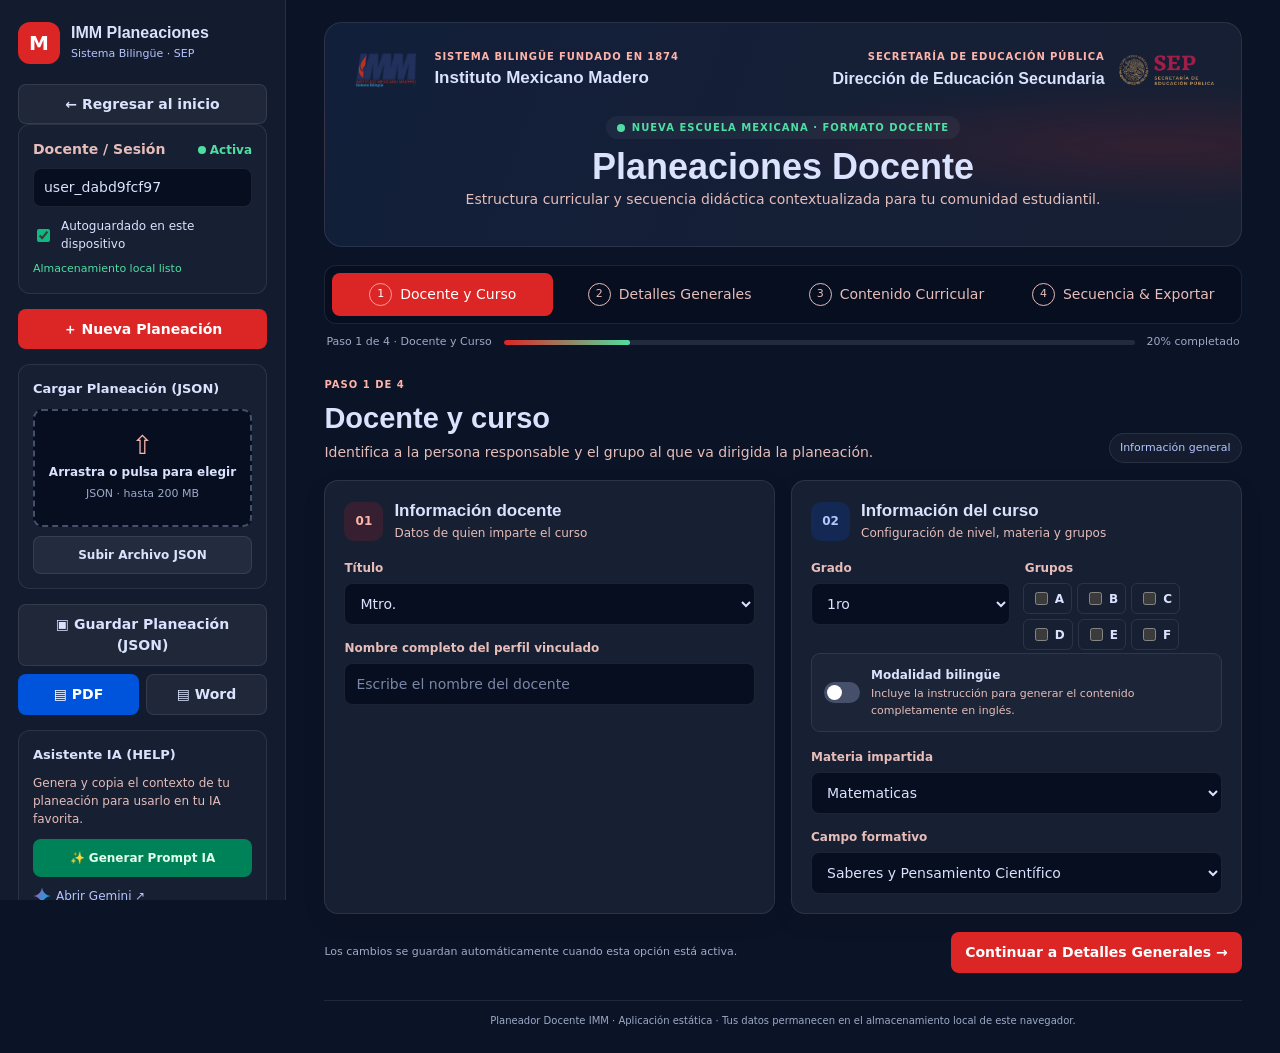
<file: WEBVERSION/Planner.html>
<!doctype html>
<html lang="es">
<head>
  <meta charset="utf-8">
  <meta name="viewport" content="width=device-width, initial-scale=1">
  <meta name="theme-color" content="#0b1326">
  <title>Planeador Docente IMM</title>
  <link rel="icon" href="assets/planner.ico">
  <link rel="stylesheet" href="styles.css?v=3">
  <script defer src="brand-assets.js?v=1"></script>
  <script defer src="pda-data.js?v=3"></script>
  <script defer src="app.js?v=11"></script>
</head>
<body>
  <div class="app-shell">
    <aside class="sidebar">
      <a class="brand" href="#" aria-label="Planeador IMM">
        <span class="brand-mark">M</span>
        <span><strong>IMM Planeaciones</strong><small>Sistema Bilingüe · SEP</small></span>
      </a>
      <a class="button button-muted full-width" href="../docente-dashboard.html">← Regresar al inicio</a>

      <section class="side-card session-card">
        <div class="session-heading"><label for="userId">Docente / Sesión</label><span class="session-live"><i></i> Activa</span></div>
        <input id="userId" class="session-input" type="text" autocomplete="off" aria-label="Usuario o clave de sesión">
        <label class="check-line"><input id="autosaveToggle" type="checkbox" checked><span>Autoguardado en este dispositivo</span></label>
        <p id="saveStatus" class="save-status" role="status">Preparando almacenamiento local…</p>
      </section>

      <button id="newPlanButton" class="button button-primary full-width" type="button">＋ Nueva Planeación</button>

      <section class="side-card import-card">
        <h2>Cargar Planeación (JSON)</h2>
        <label id="dropZone" class="drop-zone" for="jsonFile">
          <span class="drop-icon">⇧</span>
          <strong>Arrastra o pulsa para elegir</strong>
          <small>JSON · hasta 200 MB</small>
          <input id="jsonFile" type="file" accept=".json,application/json" hidden>
        </label>
        <button id="importButton" class="button button-muted full-width" type="button">Subir Archivo JSON</button>
      </section>

      <section class="side-actions">
        <button id="saveJsonButton" class="button button-muted full-width" type="button">▣ Guardar Planeación (JSON)</button>
        <div class="button-row">
          <button id="sidebarPdfButton" class="button button-blue" type="button">▤ PDF</button>
          <button id="sidebarWordButton" class="button button-muted" type="button">▤ Word</button>
        </div>
      </section>

      <section class="side-card assistant-card">
        <h2>Asistente IA (HELP)</h2>
        <p>Genera y copia el contexto de tu planeación para usarlo en tu IA favorita.</p>
        <button class="button button-success full-width" type="button" data-generate-prompt>✨ Generar Prompt IA</button>
        <div class="assistant-links">
          <a href="https://gemini.google.com/" target="_blank" rel="noopener noreferrer"><img src="assets/gemini.png" alt=""> Abrir Gemini ↗</a>
          <a href="https://www.deepseek.com/" target="_blank" rel="noopener noreferrer"><img src="assets/deepseek.png" alt=""> Abrir DeepSeek ↗</a>
          <a href="https://claude.ai/" target="_blank" rel="noopener noreferrer"><img src="assets/CLAUDE.webp" alt=""> Abrir Claude ↗</a>
          <a href="https://chatgpt.com/" target="_blank" rel="noopener noreferrer"><img src="assets/chatgpt.png" alt=""> Abrir ChatGPT ↗</a>
        </div>
      </section>
      <p class="sidebar-footnote">Los datos se guardan en este navegador. Exporta el JSON para respaldarlos o moverlos a otro dispositivo.</p>
    </aside>

    <main class="workspace">
      <header class="hero">
        <div class="institution-row">
          <img src="assets/logo-imm.png" alt="Instituto Mexicano Madero" class="institution-logo imm-logo">
          <div class="institution-copy">
            <p>Sistema bilingüe fundado en 1874</p>
            <strong>Instituto Mexicano Madero</strong>
          </div>
          <div class="sep-copy"><span>SECRETARÍA DE EDUCACIÓN PÚBLICA</span><strong>Dirección de Educación Secundaria</strong></div>
          <img src="assets/logo-sep.png" alt="Secretaría de Educación Pública" class="institution-logo sep-logo">
        </div>
        <div class="hero-title">
          <span class="eyebrow"><i></i> NUEVA ESCUELA MEXICANA · FORMATO DOCENTE</span>
          <h1>Planeaciones Docente</h1>
          <p>Estructura curricular y secuencia didáctica contextualizada para tu comunidad estudiantil.</p>
        </div>
      </header>

      <nav class="step-nav" aria-label="Secciones de la planeación">
        <button class="step-button active" type="button" data-tab="docente"><span>1</span> Docente y Curso</button>
        <button class="step-button" type="button" data-tab="detalles"><span>2</span> Detalles Generales</button>
        <button class="step-button" type="button" data-tab="contenido"><span>3</span> Contenido Curricular</button>
        <button class="step-button" type="button" data-tab="secuencia"><span>4</span> Secuencia &amp; Exportar</button>
      </nav>

      <div class="workspace-meta">
        <span id="currentStepLabel">Paso 1 de 4 · Docente y Curso</span>
        <span class="progress-track"><span id="progressBar"></span></span>
        <span id="progressLabel">0% completado</span>
      </div>

      <section class="page-section active" id="page-docente" data-page="docente">
        <div class="section-heading">
          <div><span class="eyebrow">PASO 1 DE 4</span><h2>Docente y curso</h2><p>Identifica a la persona responsable y el grupo al que va dirigida la planeación.</p></div>
          <span class="section-badge">Información general</span>
        </div>
        <div class="form-grid two-columns">
          <article class="panel">
            <div class="panel-heading"><span class="panel-icon">01</span><div><h3>Información docente</h3><p>Datos de quien imparte el curso</p></div></div>
            <div class="field">
              <label for="docenteTitulo">Título</label>
              <select id="docenteTitulo" data-bind="docente.titulo">
                <option>Dr.</option><option>Dra.</option><option>Mtro.</option><option>Mtra.</option><option>Prof.</option><option>Pasante.</option>
              </select>
            </div>
            <div class="field">
              <label for="docenteNombre">Nombre completo del perfil vinculado</label>
              <input id="docenteNombre" type="text" data-bind="docente.nombre" placeholder="Escribe el nombre del docente">
            </div>
          </article>
          <article class="panel">
            <div class="panel-heading"><span class="panel-icon blue">02</span><div><h3>Información del curso</h3><p>Configuración de nivel, materia y grupos</p></div></div>
            <div class="field-row">
              <div class="field"><label for="cursoGrado">Grado</label><select id="cursoGrado" data-bind="curso.grado"><option>1ro</option><option>2do</option><option>3ro</option></select></div>
              <fieldset class="field groups-field"><legend>Grupos</legend><div class="check-options">
                <label><input type="checkbox" data-group="curso.grupos" value="A"> A</label><label><input type="checkbox" data-group="curso.grupos" value="B"> B</label><label><input type="checkbox" data-group="curso.grupos" value="C"> C</label><label><input type="checkbox" data-group="curso.grupos" value="D"> D</label><label><input type="checkbox" data-group="curso.grupos" value="E"> E</label><label><input type="checkbox" data-group="curso.grupos" value="F"> F</label>
              </div></fieldset>
            </div>
            <label class="bilingual-toggle"><input type="checkbox" data-bind="curso.bilingue"><span class="toggle-ui"></span><span><strong>Modalidad bilingüe</strong><small>Incluye la instrucción para generar el contenido completamente en inglés.</small></span></label>
            <div class="field"><label for="cursoMateria">Materia impartida</label><select id="cursoMateria" data-bind="curso.materia"></select></div>
            <div class="field"><label for="cursoCampo">Campo formativo</label><select id="cursoCampo" data-bind="curso.campo"></select></div>
          </article>
        </div>
        <div class="page-actions"><span>Los cambios se guardan automáticamente cuando esta opción está activa.</span><button class="button button-primary" type="button" data-next="detalles">Continuar a Detalles Generales →</button></div>
      </section>

      <section class="page-section" id="page-detalles" data-page="detalles">
        <div class="section-heading">
          <div><span class="eyebrow">PASO 2 DE 4</span><h2>Detalles generales de la planeación</h2><p>Define temporalidad, metodología, ejes articuladores y materias vinculadas.</p></div>
          <span class="section-badge">Marco SEP · Fase 6</span>
        </div>
        <div class="form-grid details-layout">
          <div class="stack">
            <article class="panel">
              <div class="panel-heading"><span class="panel-icon">A</span><div><h3>Metodología de aprendizaje</h3><p>Enfoque pedagógico rector</p></div></div>
              <div class="field"><label for="planMetodologia">Metodología</label><select id="planMetodologia" data-bind="planeacion.metodologia"></select></div>
            </article>
            <article class="panel">
              <div class="panel-heading"><span class="panel-icon blue">B</span><div><h3>Temporalidad y calendario</h3><p>Selecciona el rango y los días de clase.</p></div></div>
              <div class="field-row">
                <div class="field"><label for="fechaInicio">Fecha inicio</label><input id="fechaInicio" type="date" data-bind="planeacion.fecha_inicio"></div>
                <div class="field"><label for="fechaFin">Fecha fin</label><input id="fechaFin" type="date" data-bind="planeacion.fecha_fin"></div>
              </div>
              <fieldset class="field day-field"><legend>Días de clase</legend><div class="day-pills">
                <label><input type="checkbox" data-group="planeacion.dias_planeados" value="Lunes"><span>Lunes</span></label>
                <label><input type="checkbox" data-group="planeacion.dias_planeados" value="Martes"><span>Martes</span></label>
                <label><input type="checkbox" data-group="planeacion.dias_planeados" value="Miércoles"><span>Miércoles</span></label>
                <label><input type="checkbox" data-group="planeacion.dias_planeados" value="Jueves"><span>Jueves</span></label>
                <label><input type="checkbox" data-group="planeacion.dias_planeados" value="Viernes"><span>Viernes</span></label>
              </div></fieldset>
              <p id="scheduleSummary" class="inline-note">Elige un rango y al menos un día para generar sesiones.</p>
            </article>
          </div>
          <div class="stack">
            <article class="panel">
              <div class="panel-heading"><span class="panel-icon green">C</span><div><h3>Ejes articuladores</h3><p>Vinculación transversal del aprendizaje</p></div></div>
              <div class="field"><label for="eje1">Eje 1</label><select id="eje1" data-bind="planeacion.eje1"></select></div>
              <div class="field"><label for="eje2">Eje 2</label><select id="eje2" data-bind="planeacion.eje2"></select></div>
              <div class="field"><label for="eje3">Eje 3</label><select id="eje3" data-bind="planeacion.eje3"></select></div>
            </article>
            <article class="panel">
              <div class="panel-heading"><span class="panel-icon">D</span><div><h3>Materias vinculadas</h3><p>Conexiones interdisciplinarias</p></div></div>
              <div class="field"><label for="disciplina1">Materia 1</label><select id="disciplina1" data-bind="planeacion.disciplina1"></select></div>
              <div class="field"><label for="disciplina2">Materia 2</label><select id="disciplina2" data-bind="planeacion.disciplina2"></select></div>
              <div class="field"><label for="disciplina3">Materia 3</label><select id="disciplina3" data-bind="planeacion.disciplina3"></select></div>
            </article>
          </div>
        </div>
        <div class="page-actions"><button class="button button-muted" type="button" data-prev="docente">← Docente y Curso</button><button class="button button-primary" type="button" data-next="contenido">Continuar a Contenido Curricular →</button></div>
      </section>

      <section class="page-section" id="page-contenido" data-page="contenido">
        <div class="section-heading">
          <div><span class="eyebrow">PASO 3 DE 4</span><h2>Contenido curricular</h2><p>Redacta el contexto, selecciona PDAs del Plan Sintético y agrega elementos de codiseño.</p></div>
          <span class="section-badge">Plan Sintético · PDA</span>
        </div>
        <article class="panel">
          <div class="panel-heading"><span class="panel-icon">01</span><div><h3>Problemática contextual</h3><p>Describe la situación que da sentido al proyecto o secuencia.</p></div></div>
          <div class="rich-field" data-rich-field>
            <div class="editor-toolbar" role="toolbar" aria-label="Formato de texto">
              <button type="button" data-command="bold" title="Negritas"><b>B</b></button><button type="button" data-command="italic" title="Cursivas"><i>I</i></button><button type="button" data-command="underline" title="Subrayado"><u>U</u></button><span></span><button type="button" data-command="insertUnorderedList" title="Lista con viñetas">• Lista</button><button type="button" data-command="insertOrderedList" title="Lista numerada">1. Lista</button>
            </div>
            <div class="rich-editor" contenteditable="true" data-bind="planeacion.problematica" data-placeholder="Problemática contextual"></div>
          </div>
        </article>
        <article class="panel">
          <div class="panel-heading"><span class="panel-icon blue">02</span><div><h3>PDAs oficiales · Plan Sintético</h3><p>La lista se filtra automáticamente por materia y grado.</p></div></div>
          <div class="field"><label for="pdaSearch">Buscar PDA oficial</label><input id="pdaSearch" type="search" placeholder="Escribe para filtrar los aprendizajes…"></div>
          <div id="officialPdaList" class="pda-list" aria-live="polite"></div>
          <p id="pdaCount" class="inline-note"></p>
        </article>
        <article class="panel">
          <div class="panel-heading"><span class="panel-icon green">03</span><div><h3>PDAs personalizados · Codiseño</h3><p>Agrega los procesos de desarrollo de aprendizaje propios de tu contexto.</p></div></div>
          <div id="customPdaList" class="custom-pda-list"></div>
          <button id="addCustomPda" class="button button-outline" type="button">＋ Agregar PDA personalizado</button>
        </article>
        <div class="form-grid three-columns">
          <article class="panel"><div class="panel-heading"><div><h3>Objetivos</h3><p>Aprendizajes esperados</p></div></div><div class="rich-field" data-rich-field><div class="editor-toolbar compact"><button type="button" data-command="bold"><b>B</b></button><button type="button" data-command="italic"><i>I</i></button><button type="button" data-command="underline"><u>U</u></button><button type="button" data-command="insertUnorderedList">• Lista</button></div><div class="rich-editor" contenteditable="true" data-bind="planeacion.objetivos" data-placeholder="Objetivos"></div></div></article>
          <article class="panel"><div class="panel-heading"><div><h3>Perfiles de egreso</h3><p>Rasgos que se favorecen</p></div></div><div class="rich-field" data-rich-field><div class="editor-toolbar compact"><button type="button" data-command="bold"><b>B</b></button><button type="button" data-command="italic"><i>I</i></button><button type="button" data-command="underline"><u>U</u></button><button type="button" data-command="insertUnorderedList">• Lista</button></div><div class="rich-editor" contenteditable="true" data-bind="planeacion.perfiles" data-placeholder="Perfiles de egreso"></div></div></article>
          <article class="panel"><div class="panel-heading"><div><h3>Producto final</h3><p>Evidencia o producto de aprendizaje</p></div></div><div class="rich-field" data-rich-field><div class="editor-toolbar compact"><button type="button" data-command="bold"><b>B</b></button><button type="button" data-command="italic"><i>I</i></button><button type="button" data-command="underline"><u>U</u></button><button type="button" data-command="insertUnorderedList">• Lista</button></div><div class="rich-editor" contenteditable="true" data-bind="planeacion.producto" data-placeholder="Producto final"></div></div></article>
        </div>
        <div class="page-actions"><button class="button button-muted" type="button" data-prev="detalles">← Detalles Generales</button><button class="button button-primary" type="button" data-next="secuencia">Continuar a Secuencia Didáctica →</button></div>
      </section>

      <section class="page-section" id="page-secuencia" data-page="secuencia">
        <div class="section-heading">
          <div><span class="eyebrow">PASO 4 DE 4</span><h2>Secuencia didáctica y exportación</h2><p>Completa las actividades y descarga los documentos de tu planeación.</p></div>
          <span class="section-badge" id="methodBadge">Planeación diaria</span>
        </div>
        <div id="sequenceNotice" class="notice notice-info" hidden></div>
        <div id="sequenceFields" class="stack"></div>
        <div class="form-grid export-layout">
          <article class="panel">
            <div class="panel-heading"><span class="panel-icon green">IA</span><div><h3>Prompt para IA</h3><p>Usa el contexto curricular para crear una propuesta en tu asistente favorito.</p></div></div>
            <div class="button-row prompt-actions"><button class="button button-primary" type="button" data-generate-prompt>✨ Generar Prompt IA</button><button id="copyPromptButton" class="button button-muted" type="button" disabled>Copiar prompt</button></div>
            <textarea id="promptOutput" class="prompt-output" rows="12" readonly placeholder="El prompt generado aparecerá aquí."></textarea>
            <div class="assistant-links"><a href="https://gemini.google.com/" target="_blank" rel="noopener noreferrer"><img src="assets/gemini.png" alt=""> Abrir Gemini ↗</a><a href="https://www.deepseek.com/" target="_blank" rel="noopener noreferrer"><img src="assets/deepseek.png" alt=""> Abrir DeepSeek ↗</a><a href="https://claude.ai/" target="_blank" rel="noopener noreferrer"><img src="assets/CLAUDE.webp" alt=""> Abrir Claude ↗</a><a href="https://chatgpt.com/" target="_blank" rel="noopener noreferrer"><img src="assets/chatgpt.png" alt=""> Abrir ChatGPT ↗</a></div>
          </article>
          <article class="panel export-panel">
            <div class="panel-heading"><span class="panel-icon">⇩</span><div><h3>Centro de exportación</h3><p>Descarga un respaldo o genera el documento para revisión.</p></div></div>
            <div class="field"><label for="downloadFormat">Formato de descarga</label><select id="downloadFormat"><option value="PDF">PDF</option><option value="WORD">WORD (.docx)</option><option value="PDF + WORD">PDF + WORD</option></select></div>
            <button id="generateDownloadsButton" class="button button-primary full-width" type="button">Generar y descargar</button>
            <button id="exportJsonFromSequence" class="button button-muted full-width" type="button">▣ Respaldar Planeación (JSON)</button>
            <p class="inline-note">PDF y Word se descargan como archivos; el documento Word es editable.</p>
          </article>
        </div>
        <div class="page-actions"><button class="button button-muted" type="button" data-prev="contenido">← Contenido Curricular</button><button class="button button-outline" type="button" data-tab="docente">Volver al inicio ↑</button></div>
      </section>

      <footer class="workspace-footer">Planeador Docente IMM · Aplicación estática · Tus datos permanecen en el almacenamiento local de este navegador.</footer>
    </main>
  </div>
  <div id="toast" class="toast" role="status" aria-live="polite"></div>
</body>
</html>
</file>
<file: WEBVERSION/styles.css>
:root {
  color-scheme: dark;
  --surface: #0b1326;
  --surface-low: #131b2e;
  --surface-card: #171f33;
  --surface-high: #222a3d;
  --surface-input: #060e20;
  --surface-bright: #31394d;
  --text: #dae2fd;
  --muted: #e6bdb8;
  --muted-soft: #9daac8;
  --red: #dc2626;
  --red-soft: #ffb4ab;
  --blue: #0053db;
  --green: #10b981;
  --border: rgba(255,255,255,.09);
  font-family: Inter, ui-sans-serif, system-ui, -apple-system, BlinkMacSystemFont, "Segoe UI", sans-serif;
}

* { box-sizing: border-box; }
body { margin: 0; min-width: 320px; background: var(--surface); color: var(--text); font-size: 14px; line-height: 1.5; }
button, input, select, textarea { font: inherit; }
button { color: inherit; }
button:focus-visible, input:focus-visible, select:focus-visible, textarea:focus-visible, [contenteditable="true"]:focus-visible { outline: 2px solid var(--red); outline-offset: 2px; }
a { color: #b4c5ff; }
.app-shell { min-height: 100vh; }

.sidebar {
  position: fixed; inset: 0 auto 0 0; z-index: 20; display: flex; flex-direction: column;
  width: 286px; padding: 22px 18px 16px; overflow-y: auto; background: var(--surface-low);
  border-right: 1px solid var(--border);
}
.brand { display: flex; align-items: center; gap: 11px; margin-bottom: 20px; color: var(--text); text-decoration: none; }
.brand-mark { display: grid; width: 42px; height: 42px; place-items: center; border-radius: 12px; background: var(--red); color: white; font-size: 20px; font-weight: 800; }
.brand strong, .brand small { display: block; }
.brand strong { font-family: "Plus Jakarta Sans", Inter, sans-serif; font-size: 16px; line-height: 1.3; }
.brand small { margin-top: 2px; color: #b4c5ff; font-size: 11px; }
.side-card { margin-bottom: 15px; padding: 14px; border: 1px solid var(--border); border-radius: 12px; background: var(--surface-card); }
.session-heading { display: flex; align-items: center; justify-content: space-between; gap: 6px; margin-bottom: 8px; color: var(--muted); font-weight: 650; }
.session-live { color: #4edea3; font-size: 12px; white-space: nowrap; }
.session-live i, .eyebrow i { display: inline-block; width: 8px; height: 8px; border-radius: 50%; background: currentColor; }
.session-input { width: 100%; padding: 8px 10px; border: 1px solid transparent; border-radius: 7px; background: var(--surface-input); color: var(--text); font-variant-numeric: tabular-nums; }
.check-line { display: flex; align-items: center; gap: 8px; margin-top: 10px; color: var(--text); font-size: 12px; cursor: pointer; }
.check-line input { accent-color: var(--green); }
.save-status { min-height: 18px; margin: 8px 0 0; color: var(--muted-soft); font-size: 11px; }
.save-status[data-state="saved"] { color: #4edea3; }
.save-status[data-state="error"] { color: var(--red-soft); }
.side-card h2 { margin: 0 0 10px; font-size: 13px; }
.button { display: inline-flex; min-height: 40px; align-items: center; justify-content: center; gap: 8px; padding: 9px 13px; border: 1px solid transparent; border-radius: 8px; font-weight: 650; text-align: center; text-decoration: none; cursor: pointer; transition: background .16s ease, border-color .16s ease, transform .16s ease; }
.button:hover { transform: translateY(-1px); }
.button:disabled { opacity: .48; cursor: not-allowed; transform: none; }
.button-primary { background: var(--red); color: #fff; }
.button-primary:hover { background: #ef3434; }
.button-muted { border-color: var(--border); background: rgba(255,255,255,.055); color: var(--text); }
.button-muted:hover, .button-outline:hover { background: var(--surface-bright); }
.button-blue { background: var(--blue); color: white; }
.button-success { background: #008259; color: #e1ffec; }
.button-outline { border-color: rgba(255,180,171,.38); background: transparent; color: var(--red-soft); }
.full-width { width: 100%; }
.sidebar > .button-primary { margin-bottom: 15px; }
.drop-zone { display: flex; min-height: 118px; flex-direction: column; align-items: center; justify-content: center; gap: 5px; padding: 12px; border: 2px dashed #46506a; border-radius: 9px; background: var(--surface-input); text-align: center; cursor: pointer; }
.drop-zone:hover, .drop-zone.drag-over { border-color: var(--red-soft); }
.drop-zone strong { font-size: 12px; }
.drop-zone small { color: var(--muted-soft); font-size: 11px; }
.drop-icon { color: var(--red-soft); font-size: 26px; line-height: 1; }
.import-card .button { margin-top: 9px; min-height: 35px; font-size: 12px; }
.side-actions { display: grid; gap: 8px; margin-bottom: 15px; }
.button-row { display: flex; gap: 7px; }
.button-row > .button { flex: 1; }
.assistant-card { margin-top: auto; }
.assistant-card p { margin: 0 0 11px; color: var(--muted); font-size: 12px; }
.assistant-card .button { min-height: 35px; font-size: 12px; }
.assistant-links { display: flex; flex-wrap: wrap; gap: 12px; margin-top: 10px; font-size: 12px; }
.assistant-links a { display: inline-flex; align-items: center; gap: 5px; }
.assistant-links img { width: 18px; height: 18px; border-radius: 4px; object-fit: cover; }
.sidebar-footnote { margin: 0 2px; color: var(--muted-soft); font-size: 10px; }

.workspace { max-width: 1700px; min-height: 100vh; margin-left: 286px; padding: 22px clamp(20px, 3vw, 48px) 25px; }
.hero { position: relative; overflow: hidden; min-height: 225px; padding: 23px 27px 19px; border: 1px solid var(--border); border-radius: 18px; background: radial-gradient(ellipse at 91% 55%, rgba(220,38,38,.14), transparent 35%), linear-gradient(110deg, #121f3a, #171f33); }
.institution-row { display: flex; align-items: center; gap: 14px; }
.institution-logo { object-fit: contain; }
.imm-logo { width: 68px; height: 47px; }
.sep-logo { width: 95px; height: 48px; }
.institution-copy { display: grid; gap: 1px; }
.institution-copy p, .institution-copy strong { margin: 0; }
.institution-copy p, .sep-copy span { color: var(--red-soft); font-size: 10px; font-weight: 750; letter-spacing: .09em; text-transform: uppercase; }
.institution-copy strong { font-family: "Plus Jakarta Sans", Inter, sans-serif; font-size: 17px; }
.sep-copy { display: grid; gap: 3px; margin-left: auto; text-align: right; }
.sep-copy strong { font-family: "Plus Jakarta Sans", Inter, sans-serif; font-size: 16px; }
.hero-title { max-width: 720px; margin: 22px auto 0; text-align: center; }
.eyebrow { color: var(--red-soft); font-size: 10px; font-weight: 750; letter-spacing: .1em; }
.hero-title .eyebrow { display: inline-flex; align-items: center; gap: 7px; padding: 4px 11px; border-radius: 99px; background: rgba(255,255,255,.045); color: #4edea3; }
.hero-title h1 { margin: 7px 0 2px; font-family: "Plus Jakarta Sans", Inter, sans-serif; font-size: clamp(26px, 3vw, 36px); line-height: 1.15; }
.hero-title p { margin: 0; color: var(--muted); }

.step-nav { display: flex; gap: 6px; margin: 18px 0 10px; padding: 7px; overflow-x: auto; border: 1px solid var(--border); border-radius: 12px; background: var(--surface-input); }
.step-button { display: inline-flex; min-width: max-content; flex: 1; align-items: center; justify-content: center; gap: 8px; padding: 10px 12px; border: 0; border-radius: 8px; background: transparent; color: var(--muted); cursor: pointer; }
.step-button span { display: grid; width: 23px; height: 23px; place-items: center; border: 1px solid currentColor; border-radius: 50%; font-size: 11px; }
.step-button.active { background: var(--red); color: #fff; }
.step-button.active span { border-color: rgba(255,255,255,.55); }
.workspace-meta { display: flex; align-items: center; gap: 12px; margin: 0 2px 19px; color: var(--muted-soft); font-size: 11px; }
.progress-track { flex: 1; height: 5px; overflow: hidden; border-radius: 99px; background: var(--surface-high); }
.progress-track > span { display: block; width: 0; height: 100%; border-radius: inherit; background: linear-gradient(90deg, var(--red), #4edea3); transition: width .2s ease; }

.page-section { display: none; animation: appear .18s ease-out; }
.page-section.active { display: block; }
@keyframes appear { from { opacity: .65; transform: translateY(3px); } to { opacity: 1; transform: none; } }
.section-heading { display: flex; align-items: flex-end; justify-content: space-between; gap: 16px; margin: 22px 0 17px; }
.section-heading h2 { margin: 3px 0 2px; font-family: "Plus Jakarta Sans", Inter, sans-serif; font-size: clamp(22px, 2.4vw, 29px); }
.section-heading p { max-width: 700px; margin: 0; color: var(--muted); }
.section-badge { flex: 0 0 auto; padding: 6px 10px; border: 1px solid var(--border); border-radius: 99px; background: rgba(255,255,255,.04); color: #b4c5ff; font-size: 11px; }
.form-grid { display: grid; gap: 16px; }
.two-columns { grid-template-columns: repeat(2, minmax(0, 1fr)); }
.three-columns { grid-template-columns: repeat(3, minmax(0, 1fr)); }
.details-layout { grid-template-columns: 1.1fr .9fr; }
.export-layout { grid-template-columns: minmax(0, 1.5fr) minmax(270px, .75fr); margin-top: 18px; }
.stack { display: grid; align-content: start; gap: 16px; }
.panel { min-width: 0; padding: 19px; border: 1px solid var(--border); border-radius: 14px; background: var(--surface-card); box-shadow: 0 8px 25px rgba(0,0,0,.08); }
.panel-heading { display: flex; align-items: center; gap: 11px; margin-bottom: 17px; }
.panel-heading h3 { margin: 0; font-family: "Plus Jakarta Sans", Inter, sans-serif; font-size: 17px; line-height: 1.3; }
.panel-heading p { margin: 2px 0 0; color: var(--muted); font-size: 12px; }
.panel-icon { display: grid; width: 39px; height: 39px; flex: 0 0 auto; place-items: center; border-radius: 10px; background: rgba(220,38,38,.15); color: var(--red-soft); font-size: 12px; font-weight: 750; }
.panel-icon.blue { background: rgba(0,83,219,.18); color: #b4c5ff; }
.panel-icon.green { background: rgba(16,185,129,.15); color: #4edea3; }
.field { min-width: 0; margin-bottom: 14px; }
.field:last-child { margin-bottom: 0; }
.field-row { display: grid; grid-template-columns: repeat(2, minmax(0, 1fr)); gap: 13px; }
.field label, .field legend, .groups-field legend { display: block; margin-bottom: 6px; color: var(--muted); font-size: 12px; font-weight: 650; }
.field input:not([type="checkbox"]), .field select, .field textarea, .session-input, .rich-editor, .prompt-output, .custom-pda-editor, .day-session textarea {
  width: 100%; border: 1px solid var(--border); border-radius: 8px; background: var(--surface-input); color: var(--text);
}
.field input:not([type="checkbox"]), .field select { min-height: 42px; padding: 9px 11px; }
.field input::placeholder, textarea::placeholder { color: #7987a6; }
.field select { appearance: auto; }
.groups-field, .day-field { min-width: 0; margin: 0; padding: 0; border: 0; }
.groups-field .check-options { display: flex; flex-wrap: wrap; gap: 5px; }
.check-options label { display: inline-flex; align-items: center; gap: 4px; padding: 5px 7px; margin: 0; border: 1px solid var(--border); border-radius: 6px; color: var(--text); cursor: pointer; }
.check-options input { accent-color: var(--red); }
.bilingual-toggle { display: flex; align-items: center; gap: 11px; margin: 3px 0 16px; padding: 12px; border: 1px solid var(--border); border-radius: 9px; background: rgba(255,255,255,.025); cursor: pointer; }
.bilingual-toggle > input { position: absolute; width: 1px; height: 1px; opacity: 0; }
.toggle-ui { position: relative; width: 36px; height: 21px; flex: 0 0 auto; border-radius: 99px; background: #46506a; transition: background .15s ease; }
.toggle-ui::after { position: absolute; top: 3px; left: 3px; width: 15px; height: 15px; border-radius: 50%; background: white; content: ""; transition: transform .15s ease; }
.bilingual-toggle input:checked + .toggle-ui { background: var(--red); }
.bilingual-toggle input:checked + .toggle-ui::after { transform: translateX(15px); }
.bilingual-toggle strong, .bilingual-toggle small { display: block; }
.bilingual-toggle strong { font-size: 12px; }
.bilingual-toggle small { margin-top: 2px; color: var(--muted); font-size: 11px; }
.day-pills { display: flex; flex-wrap: wrap; gap: 7px; }
.day-pills label { margin: 0; cursor: pointer; }
.day-pills input { position: absolute; opacity: 0; }
.day-pills span { display: inline-block; padding: 7px 11px; border: 1px solid var(--border); border-radius: 99px; color: var(--muted-soft); transition: all .15s ease; }
.day-pills input:checked + span { border-color: var(--red); background: var(--red); color: white; }
.inline-note { margin: 10px 0 0; color: var(--muted-soft); font-size: 11px; }
.page-actions { display: flex; align-items: center; justify-content: space-between; gap: 10px; margin-top: 18px; }
.page-actions > span { color: var(--muted-soft); font-size: 11px; }

.rich-field { overflow: hidden; border: 1px solid var(--border); border-radius: 8px; background: var(--surface-input); }
.editor-toolbar { display: flex; align-items: center; gap: 4px; min-height: 39px; padding: 5px 7px; border-bottom: 1px solid var(--border); background: rgba(255,255,255,.035); }
.editor-toolbar button { min-width: 30px; min-height: 27px; padding: 3px 7px; border: 0; border-radius: 5px; background: transparent; color: var(--muted); font-size: 12px; cursor: pointer; }
.editor-toolbar button:hover { background: var(--surface-bright); color: white; }
.editor-toolbar > span { width: 1px; height: 18px; margin: 0 3px; background: var(--border); }
.editor-toolbar.compact { min-height: 34px; }
.rich-editor { min-height: 115px; padding: 11px 12px; border: 0; border-radius: 0; outline: none; overflow-wrap: anywhere; }
.rich-editor:empty::before { color: #7987a6; content: attr(data-placeholder); pointer-events: none; }
.rich-editor:focus { box-shadow: inset 0 0 0 1px var(--red); }
.rich-editor p { margin: 0 0 7px; }
.rich-editor ul, .rich-editor ol { padding-left: 22px; }
.rich-editor:focus-visible { outline: none; }
.pda-list { display: grid; max-height: 360px; gap: 7px; overflow: auto; padding-right: 4px; }
.pda-option { display: grid; grid-template-columns: auto 1fr; gap: 9px; padding: 10px; border: 1px solid var(--border); border-radius: 8px; background: rgba(255,255,255,.025); cursor: pointer; }
.pda-option:has(input:checked) { border-color: rgba(220,38,38,.65); background: rgba(220,38,38,.08); }
.pda-option input { margin-top: 4px; accent-color: var(--red); }
.pda-option strong { display: block; color: var(--text); font-size: 12px; font-weight: 600; }
.pda-option small { display: block; margin-top: 4px; color: var(--muted-soft); font-size: 11px; }
.empty-state { padding: 17px; border: 1px dashed var(--border); border-radius: 8px; color: var(--muted-soft); text-align: center; }
.custom-pda-item { margin-bottom: 11px; padding: 11px; border: 1px solid var(--border); border-radius: 9px; background: rgba(255,255,255,.025); }
.custom-pda-heading, .session-heading-row { display: flex; align-items: center; justify-content: space-between; gap: 10px; margin-bottom: 8px; }
.custom-pda-heading strong { font-size: 12px; }
.icon-button { min-width: 30px; min-height: 30px; border: 1px solid var(--border); border-radius: 6px; background: transparent; color: var(--red-soft); cursor: pointer; }
.custom-pda-editor { min-height: 76px; padding: 9px; }

.day-session { padding: 15px; border: 1px solid var(--border); border-radius: 12px; background: var(--surface-card); }
.day-session summary { display: flex; align-items: center; gap: 9px; color: var(--text); font-weight: 700; cursor: pointer; }
.day-number { display: grid; width: 28px; height: 28px; place-items: center; border-radius: 8px; background: var(--red); color: white; font-size: 12px; }
.day-session-grid { display: grid; grid-template-columns: repeat(2, minmax(0, 1fr)); gap: 12px; margin-top: 14px; }
.day-session .rich-editor { min-height: 85px; }
.upload-row { display: flex; align-items: center; justify-content: space-between; gap: 10px; margin-top: 10px; }
.upload-row label { display: inline-flex; align-items: center; gap: 7px; color: #b4c5ff; font-size: 11px; cursor: pointer; }
.upload-row input { max-width: 190px; color: var(--muted-soft); font-size: 10px; }
.rubric-list { display: flex; flex-wrap: wrap; gap: 9px; margin-top: 10px; }
.rubric-item { position: relative; width: 116px; padding: 5px; border: 1px solid var(--border); border-radius: 7px; background: var(--surface-input); }
.rubric-item img { display: block; width: 100%; height: 75px; object-fit: contain; border-radius: 4px; }
.rubric-item figcaption { overflow: hidden; margin-top: 4px; color: var(--muted-soft); font-size: 9px; text-overflow: ellipsis; white-space: nowrap; }
.rubric-item .icon-button { position: absolute; top: 7px; right: 7px; min-width: 23px; min-height: 23px; background: rgba(6,14,32,.88); }
.rubric-missing { padding: 8px; color: var(--red-soft); font-size: 10px; }
.notice { margin: 0 0 14px; padding: 11px 13px; border: 1px solid var(--border); border-radius: 8px; }
.notice-info { background: rgba(0,83,219,.1); color: #cdd7ff; }
.notice-warning { background: rgba(220,38,38,.1); color: var(--red-soft); }
.prompt-actions { margin-bottom: 10px; }
.prompt-output { min-height: 250px; padding: 12px; resize: vertical; font-family: ui-monospace, SFMono-Regular, Consolas, monospace; font-size: 12px; line-height: 1.6; }
.export-panel .button + .button { margin-top: 9px; }
.workspace-footer { margin-top: 27px; padding-top: 12px; border-top: 1px solid var(--border); color: var(--muted-soft); font-size: 10px; text-align: center; }
.toast { position: fixed; right: 22px; bottom: 20px; z-index: 50; max-width: min(440px, calc(100vw - 32px)); padding: 11px 15px; border: 1px solid var(--border); border-radius: 9px; background: var(--surface-high); box-shadow: 0 10px 35px rgba(0,0,0,.32); color: var(--text); opacity: 0; pointer-events: none; transform: translateY(8px); transition: all .18s ease; }
.toast.visible { opacity: 1; transform: translateY(0); }
.toast[data-kind="error"] { border-color: rgba(255,180,171,.55); }

@media (max-width: 1100px) {
  .sidebar { width: 252px; padding-right: 14px; padding-left: 14px; }
  .workspace { margin-left: 252px; padding-right: 20px; padding-left: 20px; }
  .three-columns { grid-template-columns: 1fr; }
}
@media (max-width: 820px) {
  .sidebar { position: relative; inset: auto; width: auto; max-height: none; padding: 14px; border-right: 0; border-bottom: 1px solid var(--border); }
  .brand { margin-bottom: 12px; }
  .sidebar-footnote { margin-top: 0; }
  .workspace { margin-left: 0; padding: 15px; }
  .assistant-card { margin-top: 0; }
  .side-actions { max-width: 480px; }
  .hero { min-height: 190px; padding: 17px; }
  .sep-copy { display: none; }
  .sep-logo { margin-left: auto; }
}
@media (max-width: 620px) {
  .two-columns, .details-layout, .export-layout, .day-session-grid { grid-template-columns: 1fr; }
  .field-row { grid-template-columns: 1fr; gap: 0; }
  .groups-field { margin-bottom: 14px; }
  .hero { min-height: 170px; }
  .imm-logo { width: 52px; height: 38px; }
  .sep-logo { width: 66px; height: 40px; }
  .institution-copy strong { font-size: 13px; }
  .institution-copy p { font-size: 8px; }
  .hero-title { margin-top: 15px; }
  .hero-title p { font-size: 12px; }
  .step-nav { margin-top: 12px; }
  .step-button { padding: 8px; font-size: 11px; }
  .step-button span { width: 19px; height: 19px; }
  .workspace-meta { gap: 7px; font-size: 9px; }
  .section-heading { align-items: flex-start; }
  .section-badge { display: none; }
  .panel { padding: 14px; }
  .page-actions { align-items: stretch; flex-wrap: wrap; }
  .page-actions .button { flex: 1 1 45%; }
}

@media print {
  body { background: white; color: black; }
}
</file>
